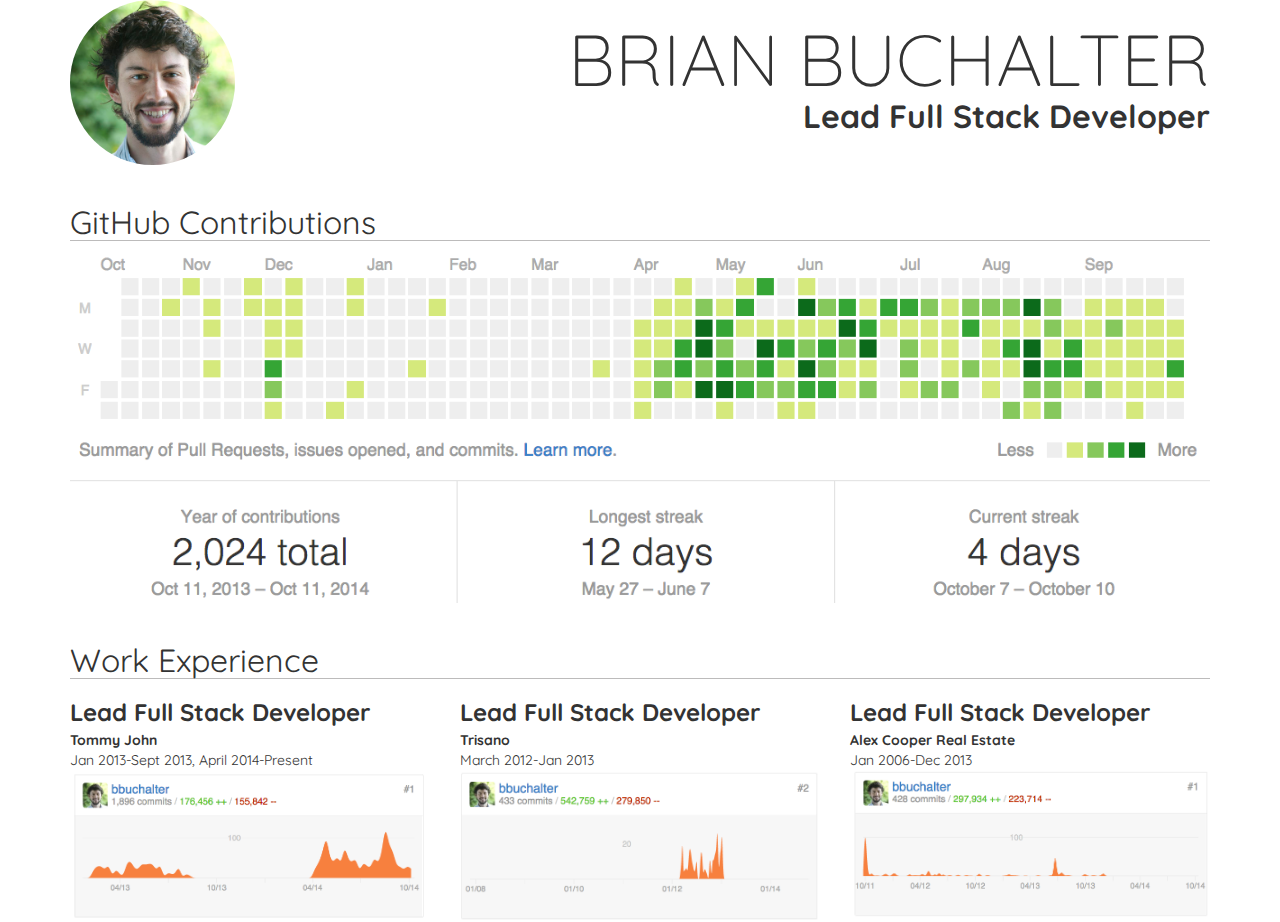
<file: index.html>
<!DOCTYPE html>
<html lang="en">
<head>
  <meta charset="utf-8">
  <meta http-equiv="X-UA-COMPATIBLE" content="IE=edge">
  <meta name="viewport" content="width=device-width, initial-scale=1">
  <title>Brian Buchalter: Lead Full Stack Developer</title>
  <link href='http://fonts.googleapis.com/css?family=Quicksand:300,400,700' rel='stylesheet' type='text/css'>
  <link rel="stylesheet" type="text/css" href="css/bootstrap.min.css">
  <link rel="stylesheet" type="text/css" href="css/bootstrap-theme.min.css">
  <link rel="stylesheet" type="text/css" href="css/style.css">
  <script type="text/javascript" src="js/jquery-1.11.1.min.js"></script>
  <script type="text/javascript" src="js/bootstrap.min.js"></script>
</head>
<body>
<div class="container">
  <section>
    <header class="row">
      <div class="col-md-2 col-xs-12">
        <img class="img-circle img-responsive headshot"
             alt="Brian Buchalter"
             src="images/brian_buchalter.jpg">
      </div>
      <div class="col-md-10 col-xs-12 text-right">
        <h1 class="name text-uppercase">Brian Buchalter</h1>

        <h2 class="job-title ">Lead Full Stack Developer</h2>
      </div>
    </header>
  </section>
  <section>
    <header class="row">
      <div class="col-md-12">
        <h3>GitHub Contributions</h3>
      </div>
    </header>
    <div class="row">
      <div class="col-md-12">
        <img alt="Brian Buchalter's GitHub contributions"
             class="img-responsive"
             src="images/github_contributions.png">
      </div>
    </div>
  </section>
  <section>
    <header class="row">
      <div class="col-md-12">
        <h3>Work Experience</h3>
      </div>
    </header>
    <div class="row">
      <div class="col-md-4"
           data-toggle="modal"
           data-target="#tommyjohn-experience-modal">
        <div class="portfolio-modal">
          <h4 class="job-title">Lead Full Stack Developer</h4>
          <div class="job-role">Tommy John</div>
          <div class="job-dates">Jan 2013-Sept 2013, April 2014-Present</div>
          <img alt="Brian Buchalter, Lead Full Stack Developer at Tommy John"
               class="img-responsive"
               src="images/tommyjohn_contributions.png">
        </div>
      </div>
      <div class="col-md-4"
           data-toggle="modal"
           data-target="#trisano-experience-modal">
        <div class="portfolio-modal">
          <h4 class="job-title">Lead Full Stack Developer</h4>
          <div class="job-role">Trisano</div>
          <div class="job-dates">March 2012-Jan 2013</div>
          <img alt="Brian Buchalter, Lead Full Stack Developer at Trisano"
               class="img-responsive"
               src="images/trisano_contributions.png">
        </div>
      </div>
      <div class="col-md-4"
           data-toggle="modal"
           data-target="#alexcooper-experience-modal">
        <div class="portfolio-modal">
          <h4 class="job-title">Lead Full Stack Developer</h4>
          <div class="job-role">Alex Cooper Real Estate</div>
          <div class="job-dates">Jan 2006-Dec 2013</div>
          <img alt="Brian Buchalter, Lead Full Stack Developer at Alex Cooper Real Estate"
               class="img-responsive"
               src="images/alexcooper_contributions.png">
        </div>
      </div>
    </div>
  </section>
</div>

<div class="modal fade" id="tommyjohn-experience-modal" tabindex="-1" role="dialog"
     aria-labelledby="tommyjohn-modal-title" aria-hidden="true">
  <div class="modal-dialog">
    <div class="modal-content">
      <div class="modal-header">
        <h1 class="modal-title" id="tommyjohn-modal-title">Leader Full Stack Developer @</h1>

        <h2 class="modal-title">
          <a href="http://www.tommyjohnwear.com">Tommy John</a>
        </h2>

        <div class="job-dates">Jan 2006-Dec 2013</div>
      </div>
      <div class="modal-body">
        <img alt="Brian Buchalter, Lead Full Stack Developer at Tommy John"
             class="img-responsive"
             src="images/tommyjohn_contributions.png">
      </div>
      <div class="modal-footer">
        <button type="button" class="btn btn-default" data-dismiss="modal">Close</button>
      </div>
    </div>
  </div>
</div>

<div class="modal fade" id="trisano-experience-modal" tabindex="-1" role="dialog" aria-labelledby="trisano-modal-title"
     aria-hidden="true">
  <div class="modal-dialog">
    <div class="modal-content">
      <div class="modal-header">
        <h1 class="modal-title" id="trisano-modal-title">Leader Full Stack Developer @</h1>

        <h2 class="modal-title">
          <a href="http://csinitiative.com/products/trisano/features/">Trisano</a>
        </h2>

        <div class="job-dates">March 2012-Jan 2013</div>
      </div>
      <div class="modal-body">
        <img alt="Brian Buchalter, Lead Full Stack Developer at Trisano"
             class="img-responsive"
             src="images/trisano_contributions.png">
      </div>
      <div class="modal-footer">
        <button type="button" class="btn btn-default" data-dismiss="modal">Close</button>
      </div>
    </div>
  </div>
</div>

<div class="modal fade" id="alexcooper-experience-modal" tabindex="-1" role="dialog"
     aria-labelledby="alexcooper-modal-title" aria-hidden="true">
  <div class="modal-dialog">
    <div class="modal-content">
      <div class="modal-header">
        <h1 class="modal-title" id="alexcooper-modal-title">Leader Full Stack Developer @</h1>

        <h2 class="modal-title">
          <a href="http://realestate.alexcooper.com/upcoming/featured/">Alex Cooper Real Estate</a>
        </h2>

        <div class="job-dates">Jan 2006-Dec 2013</div>
      </div>
      <div class="modal-body">
        <img alt="Brian Buchalter, Lead Full Stack Developer at Alex Cooper Real Estate"
             class="img-responsive"
             src="images/alexcooper_contributions.png">
      </div>
      <div class="modal-footer">
        <button type="button" class="btn btn-default" data-dismiss="modal">Close</button>
      </div>
    </div>
  </div>
</div>
</body>
</html>
</file>
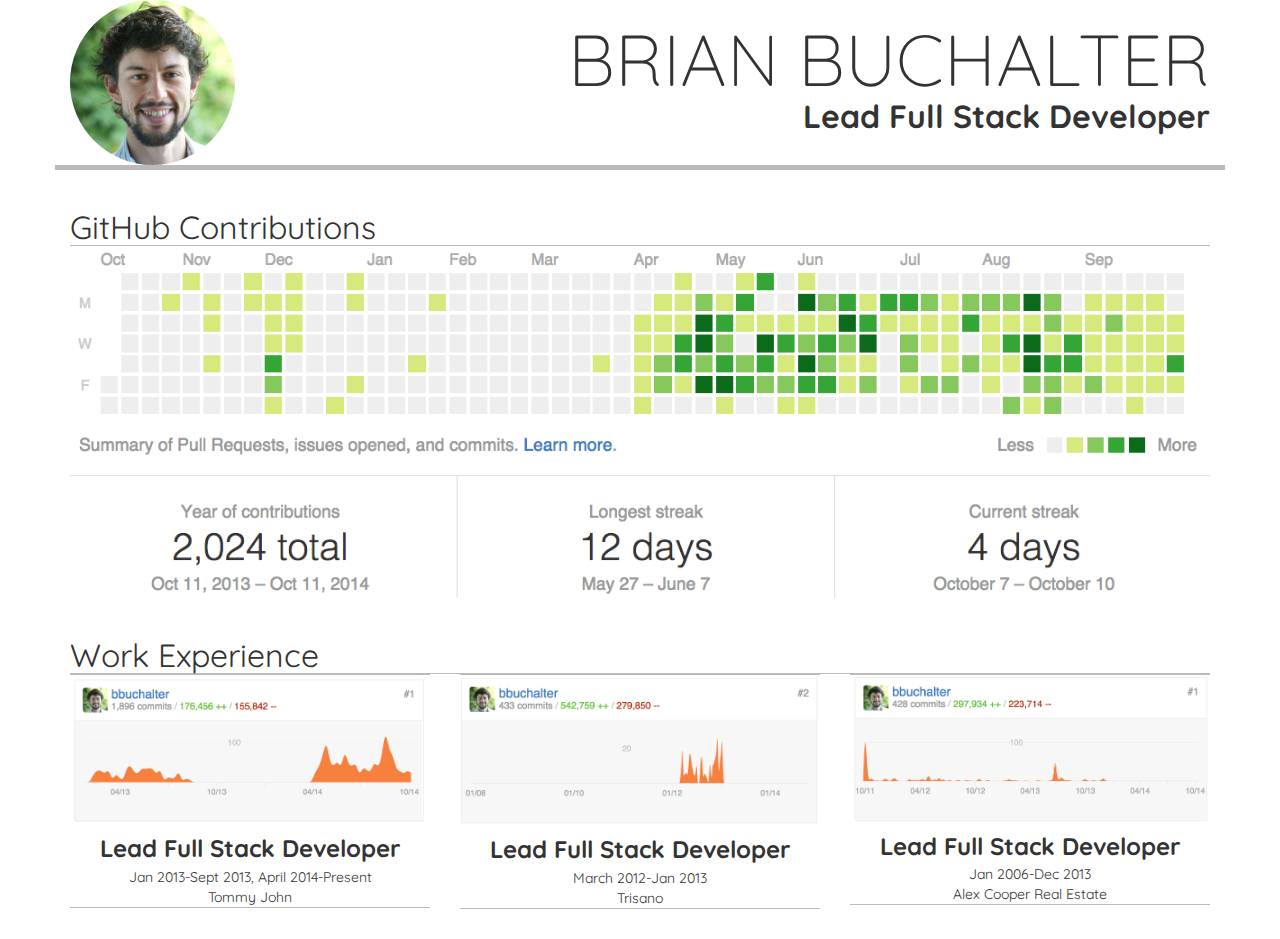
<file: bootstrap/index.html>
<!DOCTYPE html>
<html lang="en">
<head>
  <meta charset="utf-8">
  <meta http-equiv="X-UA-COMPATIBLE" content="IE=edge">
  <meta name="viewport" content="width=device-width, initial-scale=1">
  <title>Brian Buchalter: Lead Full Stack Developer</title>
  <link href='http://fonts.googleapis.com/css?family=Quicksand:300,400,700' rel='stylesheet' type='text/css'>
  <link rel="stylesheet" type="text/css" href="css/bootstrap.min.css">
  <link rel="stylesheet" type="text/css" href="css/bootstrap-theme.min.css">
  <link rel="stylesheet" type="text/css" href="css/style.css">
  <script type="text/javascript" src="js/jquery-1.11.1.min.js"></script>
  <script type="text/javascript" src="js/bootstrap.min.js"></script>
</head>
<body>
<div class="container">
  <header class="row">
    <div class="col-md-2 col-xs-12">
      <img class="img-circle img-responsive headshot"
           alt="Brian Buchalter"
           src="images/brian_buchalter.jpg">
    </div>
    <div class="col-md-10 col-xs-12 text-right">
      <h1 class="name text-uppercase">Brian Buchalter</h1>

      <h2 class="job-title ">Lead Full Stack Developer</h2>
    </div>
  </header>
  <div class="row">
    <div class="col-md-12">
      <h3>GitHub Contributions</h3>
    </div>
  </div>
  <div class="row">
    <div class="col-md-12">
      <img alt="Brian Buchalter's GitHub contributions"
           class="img-responsive"
           src="images/github_contributions.png">
    </div>
  </div>
  <div class="row">
    <div class="col-md-12">
      <h3>Work Experience</h3>
    </div>
  </div>
  <div class="row">
    <div class="col-md-4"
         data-toggle="modal"
         data-target="#tommyjohn-experience-modal">
      <div class="text-center portfolio-modal">
        <img alt="Brian Buchalter, Lead Full Stack Developer at Tommy John"
             class="img-responsive"
             src="images/tommyjohn_contributions.png">

        <h4 class="job-title">Lead Full Stack Developer</h4>

        <div class="job-dates">Jan 2013-Sept 2013, April 2014-Present</div>
        Tommy John
      </div>
    </div>
    <div class="col-md-4"
         data-toggle="modal"
         data-target="#trisano-experience-modal">
      <div class="text-center portfolio-modal">
        <img alt="Brian Buchalter, Lead Full Stack Developer at Trisano"
             class="img-responsive"
             src="images/trisano_contributions.png">

        <h4 class="job-title">Lead Full Stack Developer</h4>

        <div class="job-dates">March 2012-Jan 2013</div>
        Trisano
      </div>
    </div>
    <div class="col-md-4"
         data-toggle="modal"
         data-target="#alexcooper-experience-modal">
      <div class="text-center portfolio-modal">
        <img alt="Brian Buchalter, Lead Full Stack Developer at Alex Cooper Real Estate"
             class="img-responsive"
             src="images/alexcooper_contributions.png">

        <h4 class="job-title">Lead Full Stack Developer</h4>

        <div class="job-dates">Jan 2006-Dec 2013</div>
        Alex Cooper Real Estate
      </div>
    </div>
  </div>
</div>

<div class="modal fade" id="tommyjohn-experience-modal" tabindex="-1" role="dialog"
     aria-labelledby="tommyjohn-modal-title" aria-hidden="true">
  <div class="modal-dialog">
    <div class="modal-content">
      <div class="modal-header">
        <h1 class="modal-title" id="tommyjohn-modal-title">Leader Full Stack Developer @</h1>

        <h2 class="modal-title">
          <a href="http://www.tommyjohnwear.com">Tommy John</a>
        </h2>

        <div class="job-dates">Jan 2006-Dec 2013</div>
      </div>
      <div class="modal-body">
        <img alt="Brian Buchalter, Lead Full Stack Developer at Tommy John"
             class="img-responsive"
             src="images/tommyjohn_contributions.png">
      </div>
      <div class="modal-footer">
        <button type="button" class="btn btn-default" data-dismiss="modal">Close</button>
      </div>
    </div>
  </div>
</div>

<div class="modal fade" id="trisano-experience-modal" tabindex="-1" role="dialog" aria-labelledby="trisano-modal-title"
     aria-hidden="true">
  <div class="modal-dialog">
    <div class="modal-content">
      <div class="modal-header">
        <h1 class="modal-title" id="trisano-modal-title">Leader Full Stack Developer @</h1>

        <h2 class="modal-title">
          <a href="http://csinitiative.com/products/trisano/features/">Trisano</a>
        </h2>

        <div class="job-dates">March 2012-Jan 2013</div>
      </div>
      <div class="modal-body">
        <img alt="Brian Buchalter, Lead Full Stack Developer at Trisano"
             class="img-responsive"
             src="images/trisano_contributions.png">
      </div>
      <div class="modal-footer">
        <button type="button" class="btn btn-default" data-dismiss="modal">Close</button>
      </div>
    </div>
  </div>
</div>

<div class="modal fade" id="alexcooper-experience-modal" tabindex="-1" role="dialog"
     aria-labelledby="alexcooper-modal-title" aria-hidden="true">
  <div class="modal-dialog">
    <div class="modal-content">
      <div class="modal-header">
        <h1 class="modal-title" id="alexcooper-modal-title">Leader Full Stack Developer @</h1>

        <h2 class="modal-title">
          <a href="http://realestate.alexcooper.com/upcoming/featured/">Alex Cooper Real Estate</a>
        </h2>

        <div class="job-dates">Jan 2006-Dec 2013</div>
      </div>
      <div class="modal-body">
        <img alt="Brian Buchalter, Lead Full Stack Developer at Alex Cooper Real Estate"
             class="img-responsive"
             src="images/alexcooper_contributions.png">
      </div>
      <div class="modal-footer">
        <button type="button" class="btn btn-default" data-dismiss="modal">Close</button>
      </div>
    </div>
  </div>
</div>
</body>
</html>
</file>
<file: css/style.css>
body {
    font-family: 'Quicksand', sans-serif;
    font-weight: 400;
}

h1.name {
    font-weight: 300;
    margin-bottom: 0;
    font-size: 50px;
}

@media only screen and (min-width: 750px) {
    h1.name {
        font-size: 72px;
    }
}

@media only screen and (orientation: landscape) and (max-width: 640px) {
    img.headshot {
        height: 220px;
    }
}

h2.job-title {
    font-weight: 700;
    font-size: 32px;
    margin-top: 0;
}

h3 {
    font-weight: 400;
    font-size: 32px;
    border-bottom: 1px solid #BCBBBB;
    margin-bottom: 10px;
    margin-top: 40px;
}

h4.job-title {
    font-weight: 700;
    font-size: 24px;
    margin-bottom: 5px;
}

.job-role {
    font-weight: 700;
}

.portfolio-modal {
    cursor: pointer;
}

@media only screen and (max-width: 750px) {
    .portfolio-modal {
        cursor: pointer;
        margin-top: 30px;
        border-top: 1px solid #BCBBBB;
    }
}

.portfolio-modal:hover {
    border: 1px solid #BCBBBB;
}
</file>
<file: bootstrap/css/style.css>
body {
    font-family: 'Quicksand', sans-serif;
    font-weight: 400;
}

h1.name {
    font-weight: 300;
    margin-bottom: 0;
    font-size: 50px;
}

@media only screen and (min-width:750px) {
    h1.name {
        font-size: 72px;
    }
    .portfolio-modal {
        margin-bottom: 30px;
        border-bottom: 1px solid #BCBBBB;
    }
}

@media only screen and (orientation:landscape) and (max-width:640px) {
    img.headshot {
        height: 220px;
    }
}

h2.job-title {
    font-weight: 700;
    font-size: 32px;
    margin-top: 0;
}

h3 {
    font-weight: 400;
    font-size: 32px;
    border-bottom: 1px solid #BCBBBB;
    margin-bottom: 0;
    margin-top: 40px;
}

h4.job-title {
    font-weight: 700;
    font-size: 24px;
    margin-bottom: 5px;
}

header {
    border-bottom: 5px solid #BCBBBB;
}

.portfolio-modal {
    cursor: pointer;
    margin-bottom: 30px;
    border-bottom: 1px solid #BCBBBB;
    border-top: 1px solid #BCBBBB;
}

.portfolio-modal:hover {
    border: 1px solid #BCBBBB;
}
</file>
